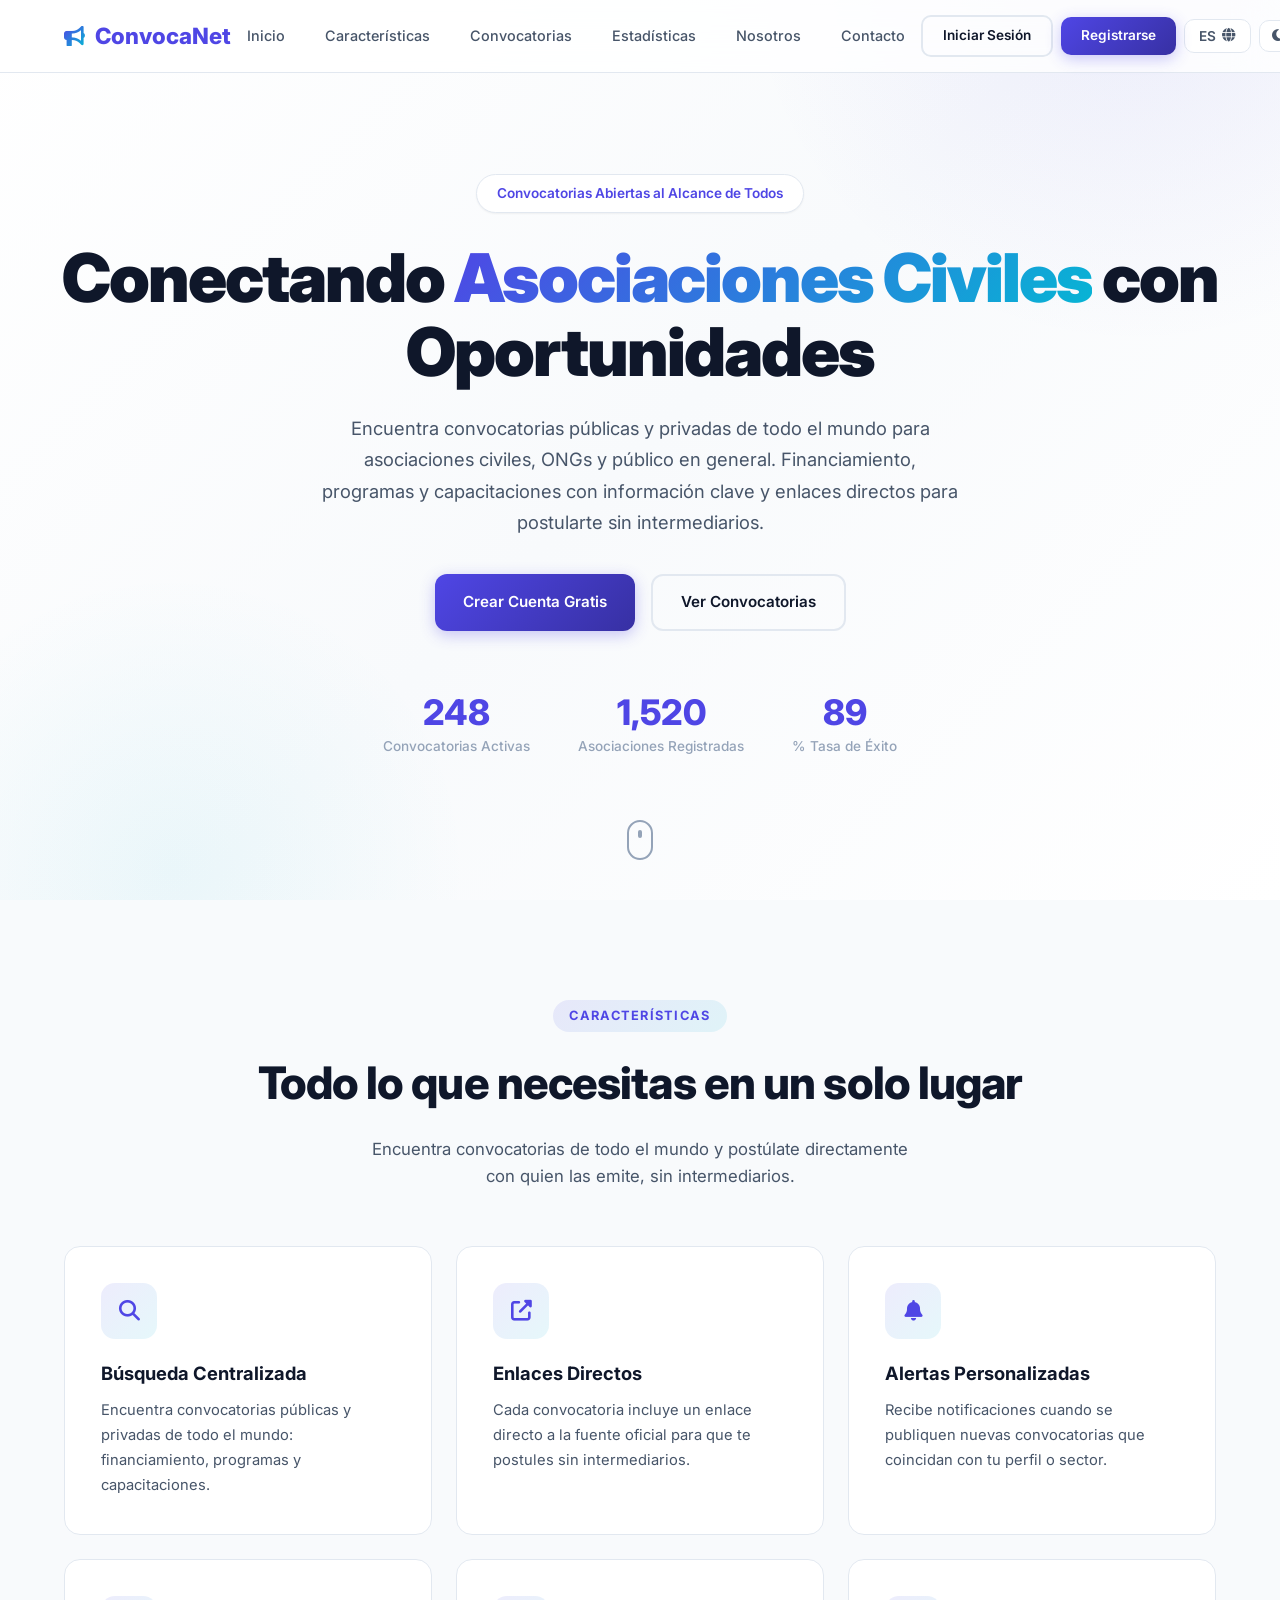
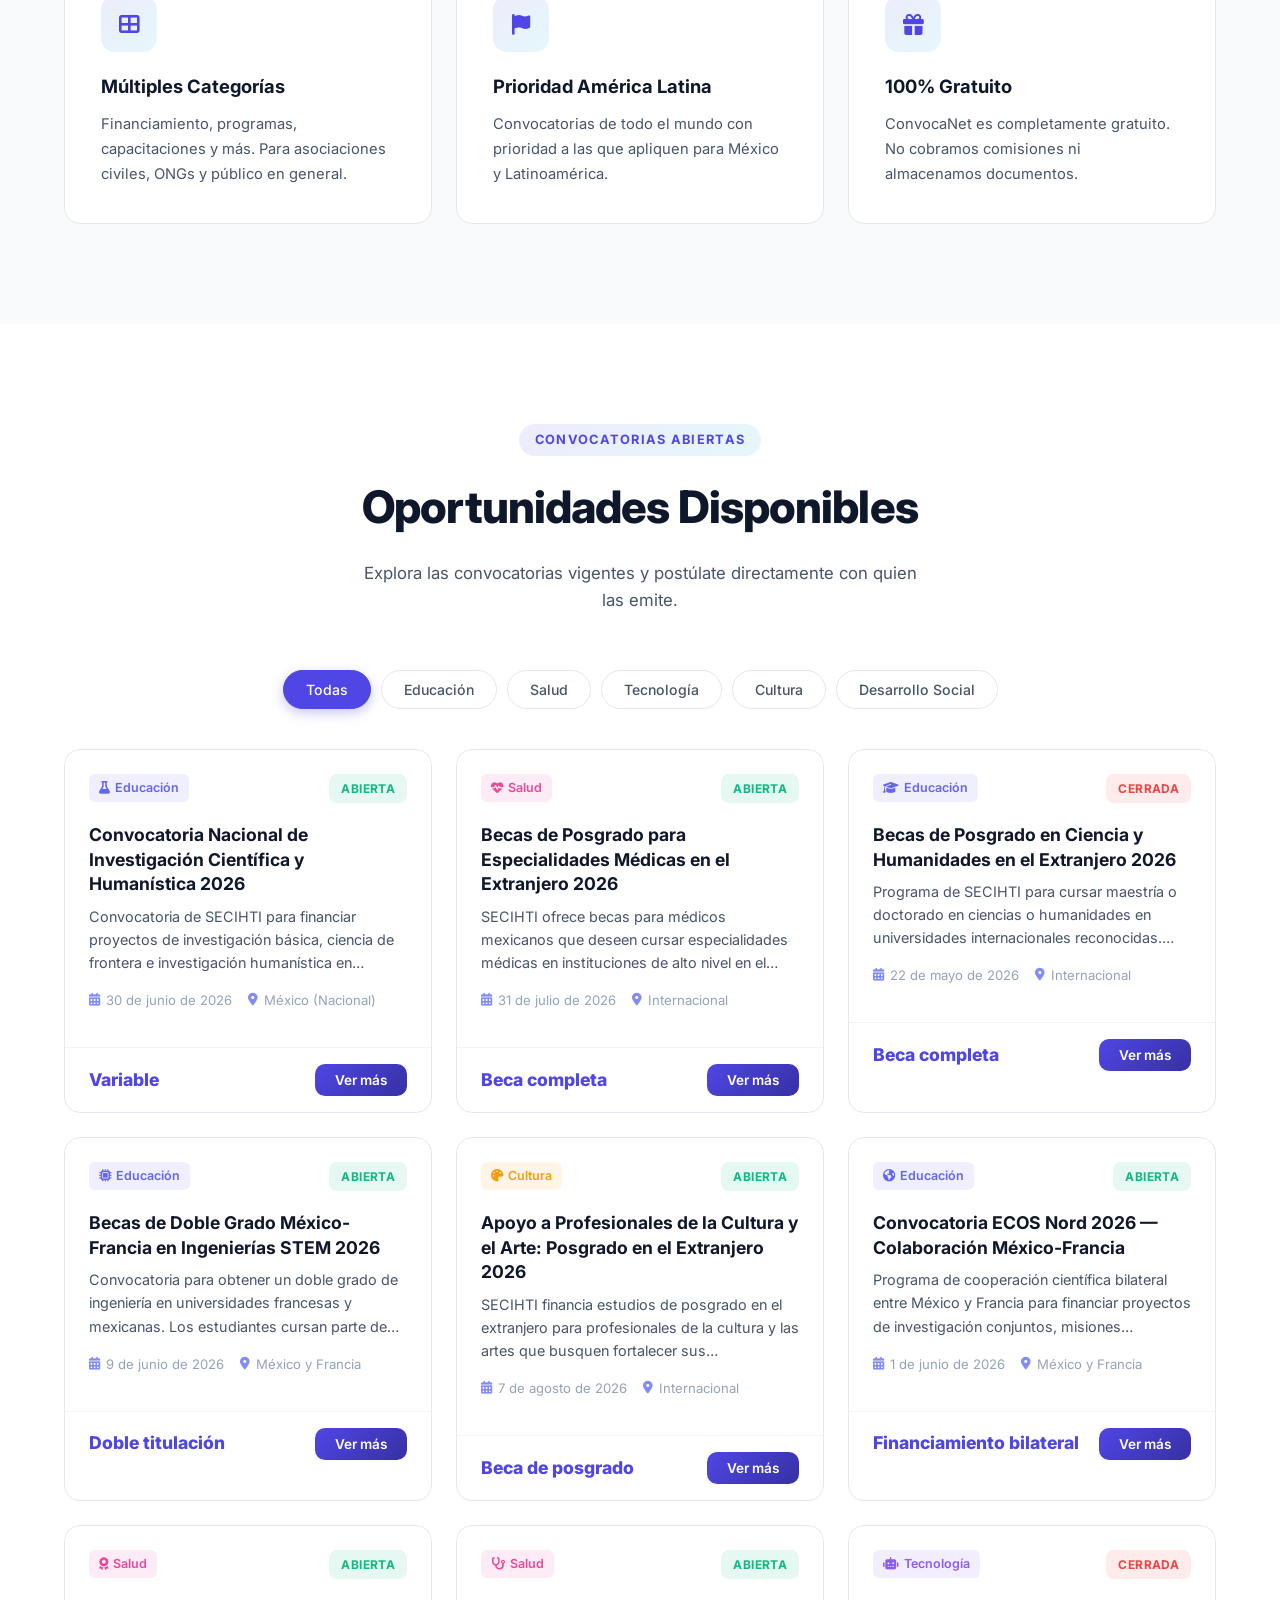
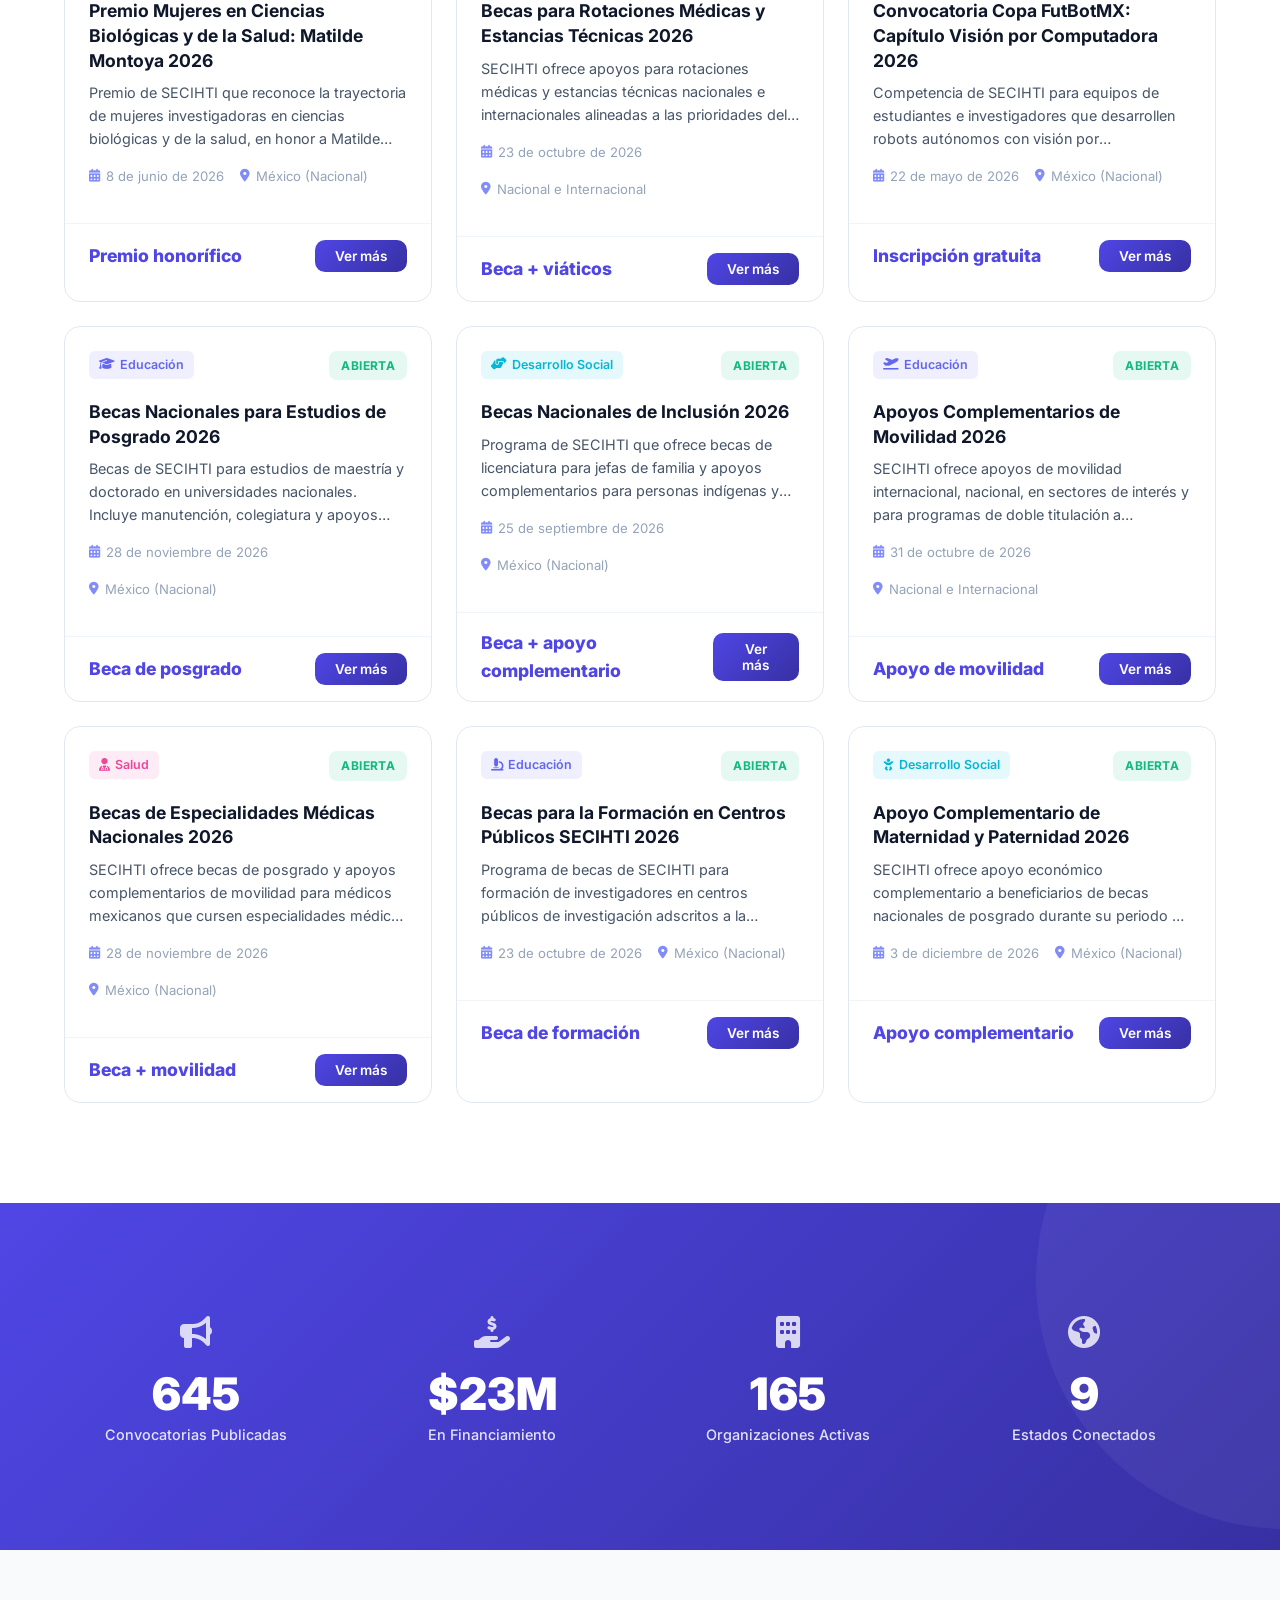
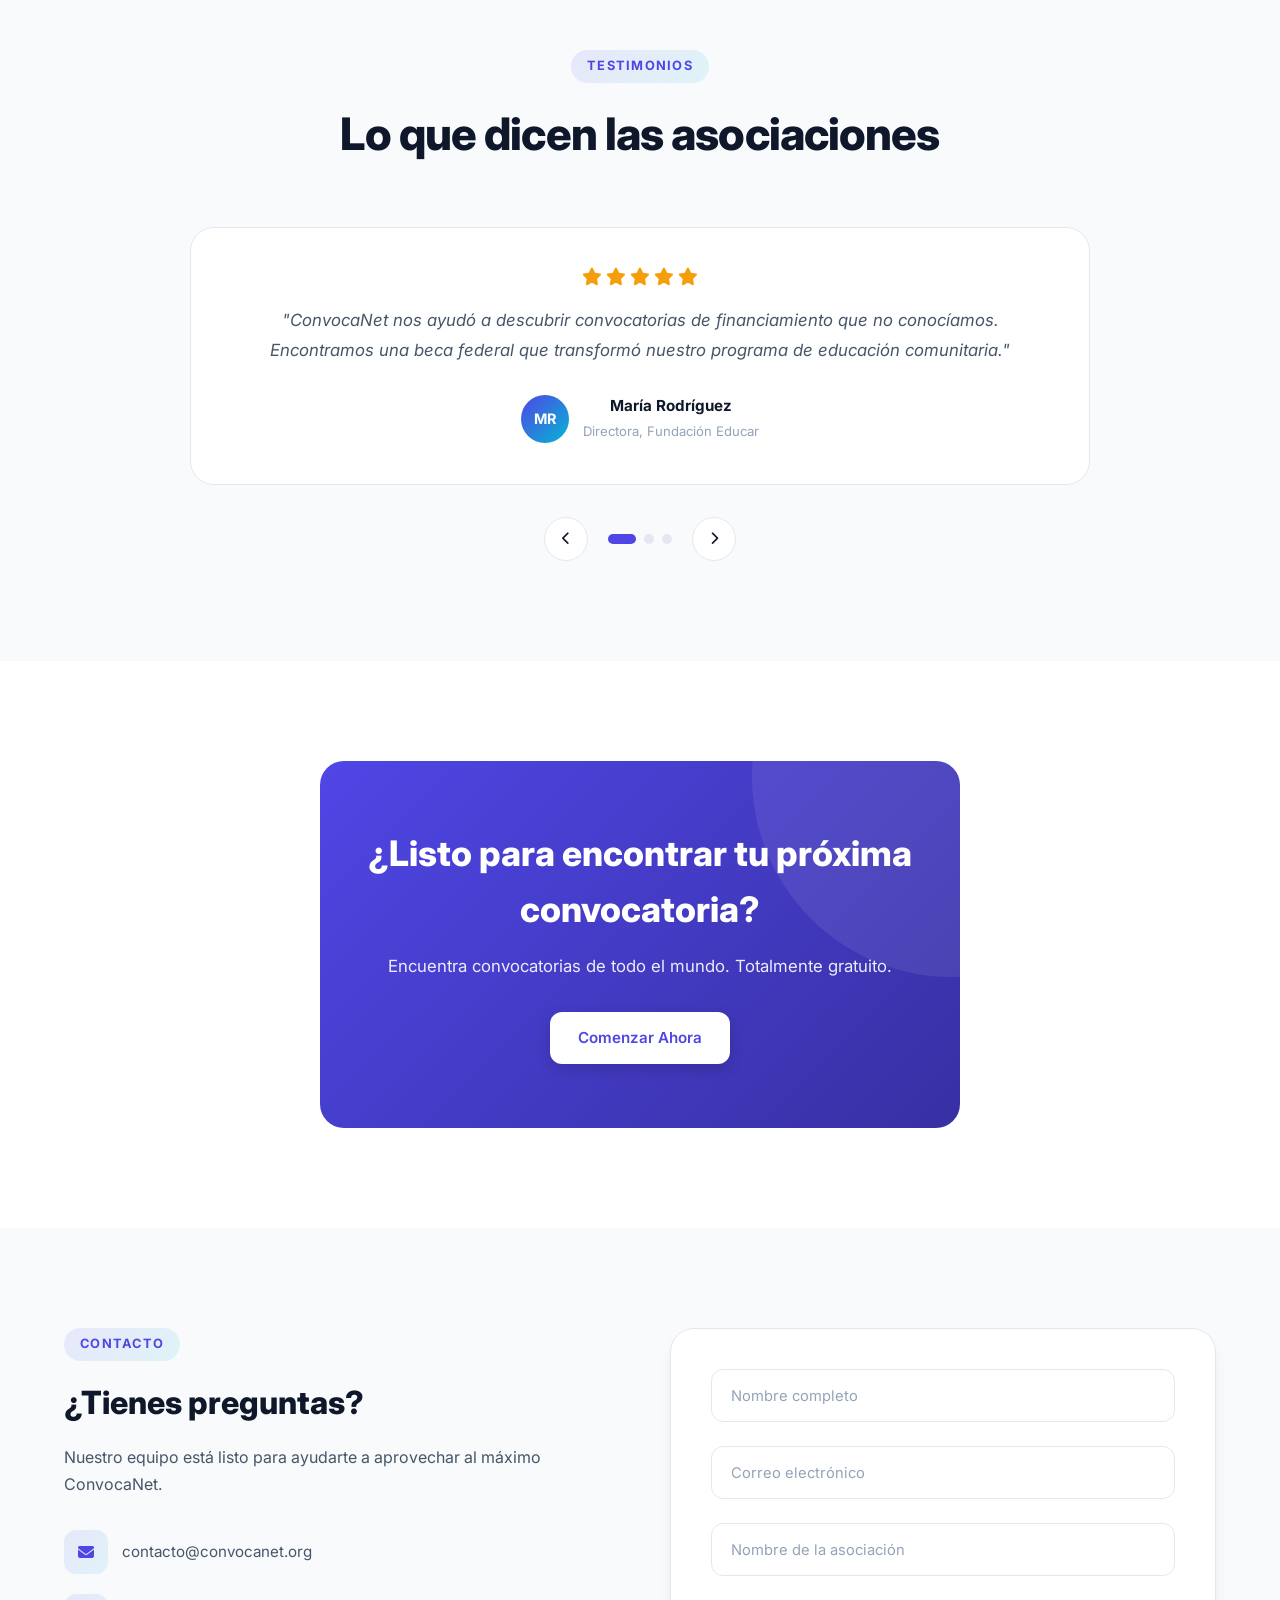
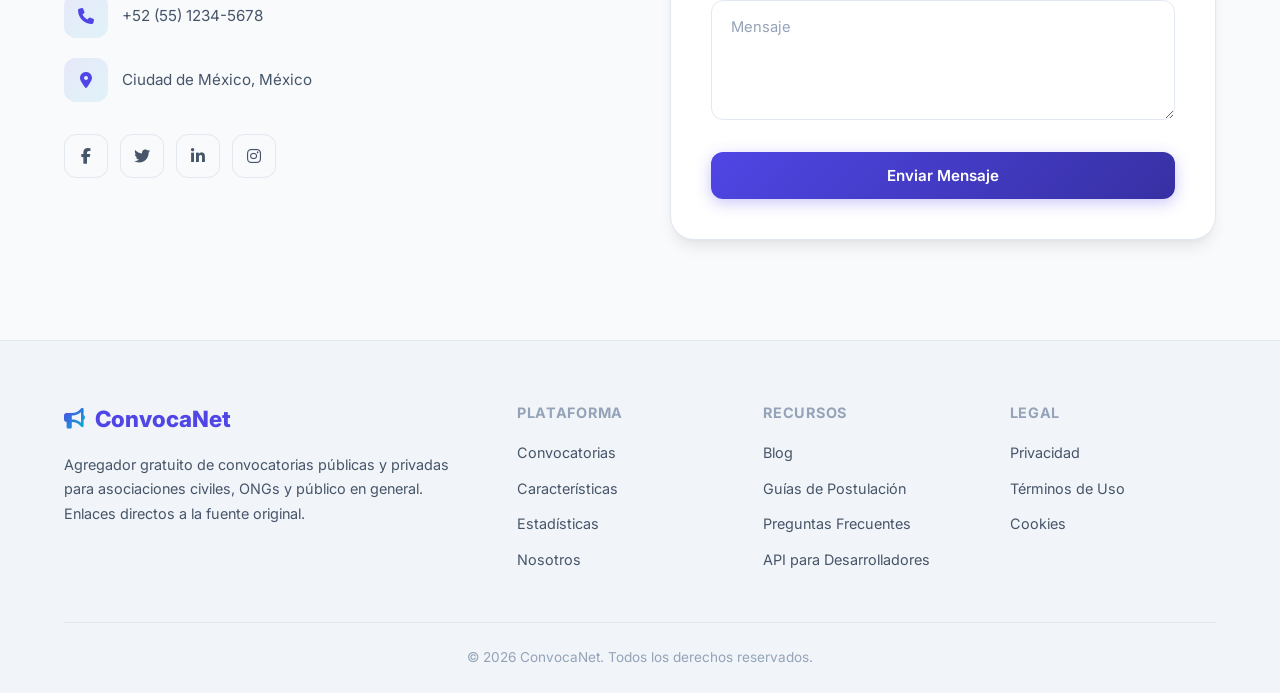
<file: index.html>
<!DOCTYPE html>
<html lang="es" data-theme="light">
<head>
    <meta charset="UTF-8">
    <meta name="viewport" content="width=device-width, initial-scale=1.0">
    <title>ConvocaNet - Convocatorias Abiertas al Alcance de Todos</title>
    <link rel="stylesheet" href="styles.css">
    <link href="https://fonts.googleapis.com/css2?family=Inter:wght@300;400;500;600;700;800;900&display=swap" rel="stylesheet">
    <link rel="stylesheet" href="https://cdnjs.cloudflare.com/ajax/libs/font-awesome/6.5.0/css/all.min.css">
</head>
<body>
    <div class="page-particles" id="particles"></div>
    <!-- Navbar -->
    <nav class="navbar" id="navbar">
        <div class="container nav-container">
            <a href="#" class="logo">
                <i class="fas fa-bullhorn"></i>
                <span>ConvocaNet</span>
            </a>
            <ul class="nav-links" id="navLinks">
                <li><a href="#inicio" data-i18n="nav_inicio">Inicio</a></li>
                <li><a href="#caracteristicas" data-i18n="nav_caracteristicas">Características</a></li>
                <li><a href="#convocatorias" data-i18n="nav_convocatorias">Convocatorias</a></li>
                <li><a href="#estadisticas" data-i18n="nav_estadisticas">Estadísticas</a></li>
                <li><a href="#nosotros" data-i18n="nav_nosotros">Nosotros</a></li>
                <li><a href="#contacto" data-i18n="nav_contacto">Contacto</a></li>
            </ul>
            <div class="nav-controls">
                <a href="convocanet/#/login" class="btn btn-outline btn-sm nav-auth-btn" data-i18n="nav_login">Iniciar Sesión</a>
                <a href="convocanet/#/register" class="btn btn-primary btn-sm nav-auth-btn" data-i18n="nav_register">Registrarse</a>
                <button class="lang-toggle" id="langToggle" title="Cambiar idioma">
                    <span class="lang-label">ES</span>
                    <i class="fas fa-globe"></i>
                </button>
                <button class="theme-toggle" id="themeToggle" title="Cambiar tema">
                    <i class="fas fa-moon" id="themeIcon"></i>
                </button>
                <button class="hamburger" id="hamburger">
                    <span></span>
                    <span></span>
                    <span></span>
                </button>
            </div>
        </div>
    </nav>

    <!-- Hero Section -->
    <section class="hero" id="inicio">
        <div class="container hero-content">
            <div class="hero-badge" data-i18n="hero_badge">Convocatorias Abiertas al Alcance de Todos</div>
            <h1 data-i18n="hero_title">Conectando <span class="gradient-text">Asociaciones Civiles</span> con Oportunidades</h1>
            <p class="hero-subtitle" data-i18n="hero_subtitle">Encuentra convocatorias públicas y privadas de todo el mundo para asociaciones civiles, ONGs y público en general. Financiamiento, programas y capacitaciones con información clave y enlaces directos para postularte sin intermediarios.</p>
            <div class="hero-buttons">
                <a href="convocanet/#/register" class="btn btn-primary" data-i18n="hero_btn_register">Crear Cuenta Gratis</a>
                <a href="#convocatorias" class="btn btn-outline" data-i18n="hero_btn_ver">Ver Convocatorias</a>
            </div>
            <div class="hero-stats">
                <div class="hero-stat">
                    <span class="stat-number" data-count="248">0</span>
                    <span data-i18n="hero_stat_activas">Convocatorias Activas</span>
                </div>
                <div class="hero-stat">
                    <span class="stat-number" data-count="1520">0</span>
                    <span data-i18n="hero_stat_asociaciones">Asociaciones Registradas</span>
                </div>
                <div class="hero-stat">
                    <span class="stat-number" data-count="89">0</span>
                    <span data-i18n="hero_stat_exitos">% Tasa de Éxito</span>
                </div>
            </div>
        </div>
        <div class="scroll-indicator">
            <div class="mouse">
                <div class="wheel"></div>
            </div>
        </div>
    </section>

    <!-- Features Section -->
    <section class="features" id="caracteristicas">
        <div class="container">
            <div class="section-header">
                <span class="section-tag" data-i18n="features_tag">CARACTERÍSTICAS</span>
                <h2 data-i18n="features_title">Todo lo que necesitas en un solo lugar</h2>
                <p data-i18n="features_subtitle">Encuentra convocatorias de todo el mundo y postúlate directamente con quien las emite, sin intermediarios.</p>
            </div>
            <div class="features-grid">
                <div class="feature-card" data-aos="fade-up">
                    <div class="feature-icon">
                        <i class="fas fa-search"></i>
                    </div>
                    <h3 data-i18n="feature1_title">Búsqueda Centralizada</h3>
                    <p data-i18n="feature1_desc">Encuentra convocatorias públicas y privadas de todo el mundo: financiamiento, programas y capacitaciones.</p>
                </div>
                <div class="feature-card" data-aos="fade-up" data-aos-delay="100">
                    <div class="feature-icon">
                        <i class="fas fa-external-link-alt"></i>
                    </div>
                    <h3 data-i18n="feature2_title">Enlaces Directos</h3>
                    <p data-i18n="feature2_desc">Cada convocatoria incluye un enlace directo a la fuente oficial para que te postules sin intermediarios.</p>
                </div>
                <div class="feature-card" data-aos="fade-up" data-aos-delay="200">
                    <div class="feature-icon">
                        <i class="fas fa-bell"></i>
                    </div>
                    <h3 data-i18n="feature3_title">Alertas Personalizadas</h3>
                    <p data-i18n="feature3_desc">Recibe notificaciones cuando se publiquen nuevas convocatorias que coincidan con tu perfil o sector.</p>
                </div>
                <div class="feature-card" data-aos="fade-up" data-aos-delay="300">
                    <div class="feature-icon">
                        <i class="fas fa-th-large"></i>
                    </div>
                    <h3 data-i18n="feature4_title">Múltiples Categorías</h3>
                    <p data-i18n="feature4_desc">Financiamiento, programas, capacitaciones y más. Para asociaciones civiles, ONGs y público en general.</p>
                </div>
                <div class="feature-card" data-aos="fade-up" data-aos-delay="400">
                    <div class="feature-icon">
                        <i class="fas fa-flag"></i>
                    </div>
                    <h3 data-i18n="feature5_title">Prioridad América Latina</h3>
                    <p data-i18n="feature5_desc">Convocatorias de todo el mundo con prioridad a las que apliquen para México y Latinoamérica.</p>
                </div>
                <div class="feature-card" data-aos="fade-up" data-aos-delay="500">
                    <div class="feature-icon">
                        <i class="fas fa-gift"></i>
                    </div>
                    <h3 data-i18n="feature6_title">100% Gratuito</h3>
                    <p data-i18n="feature6_desc">ConvocaNet es completamente gratuito. No cobramos comisiones ni almacenamos documentos.</p>
                </div>
            </div>
        </div>
    </section>

    <!-- Convocatorias Section -->
    <section class="convocatorias" id="convocatorias">
        <div class="container">
            <div class="section-header">
                <span class="section-tag" data-i18n="conv_tag">CONVOCATORIAS ABIERTAS</span>
                <h2 data-i18n="conv_title">Oportunidades Disponibles</h2>
                <p data-i18n="conv_subtitle">Explora las convocatorias vigentes y postúlate directamente con quien las emite.</p>
            </div>
            <div class="conv-filters">
                <button class="filter-btn active" data-filter="todas" data-i18n="filter_todas">Todas</button>
                <button class="filter-btn" data-filter="educacion" data-i18n="filter_edu">Educación</button>
                <button class="filter-btn" data-filter="salud" data-i18n="filter_salud">Salud</button>
                <button class="filter-btn" data-filter="tecnologia" data-i18n="filter_tecnologia">Tecnología</button>
                <button class="filter-btn" data-filter="cultura" data-i18n="filter_cultura">Cultura</button>
                <button class="filter-btn" data-filter="social" data-i18n="filter_social">Desarrollo Social</button>
            </div>
            <div class="conv-grid" id="convGrid">
                <!-- Cards will be injected by JS -->
            </div>
        </div>
    </section>

    <!-- Stats Section -->
    <section class="stats" id="estadisticas">
        <div class="container">
            <div class="stats-grid">
                <div class="stat-card">
                    <div class="stat-icon"><i class="fas fa-bullhorn"></i></div>
                    <div class="stat-value" data-count="1250">0</div>
                    <div class="stat-label" data-i18n="stats_publicadas">Convocatorias Publicadas</div>
                </div>
                <div class="stat-card">
                    <div class="stat-icon"><i class="fas fa-hand-holding-usd"></i></div>
                    <div class="stat-value">$<span data-count="45">0</span>M</div>
                    <div class="stat-label" data-i18n="stats_financiamiento">En Financiamiento</div>
                </div>
                <div class="stat-card">
                    <div class="stat-icon"><i class="fas fa-building"></i></div>
                    <div class="stat-value" data-count="320">0</div>
                    <div class="stat-label" data-i18n="stats_organizaciones">Organizaciones Activas</div>
                </div>
                <div class="stat-card">
                    <div class="stat-icon"><i class="fas fa-globe-americas"></i></div>
                    <div class="stat-value" data-count="18">0</div>
                    <div class="stat-label" data-i18n="stats_estados">Estados Conectados</div>
                </div>
            </div>
        </div>
    </section>

    <!-- Testimonials -->
    <section class="testimonials" id="nosotros">
        <div class="container">
            <div class="section-header">
                <span class="section-tag" data-i18n="test_tag">TESTIMONIOS</span>
                <h2 data-i18n="test_title">Lo que dicen las asociaciones</h2>
            </div>
            <div class="testimonial-carousel">
                <div class="testimonial-track" id="testimonialTrack">
                    <div class="testimonial-card">
                        <div class="testimonial-stars">
                            <i class="fas fa-star"></i><i class="fas fa-star"></i><i class="fas fa-star"></i><i class="fas fa-star"></i><i class="fas fa-star"></i>
                        </div>
                        <p data-i18n="test1_text">"ConvocaNet nos ayudó a descubrir convocatorias de financiamiento que no conocíamos. Encontramos una beca federal que transformó nuestro programa de educación comunitaria."</p>
                        <div class="testimonial-author">
                            <div class="author-avatar">MR</div>
                            <div>
                                <strong>María Rodríguez</strong>
                                <span data-i18n="test1_role">Directora, Fundación Educar</span>
                            </div>
                        </div>
                    </div>
                    <div class="testimonial-card">
                        <div class="testimonial-stars">
                            <i class="fas fa-star"></i><i class="fas fa-star"></i><i class="fas fa-star"></i><i class="fas fa-star"></i><i class="fas fa-star"></i>
                        </div>
                        <p data-i18n="test2_text">"Gracias a las alertas nunca nos perdemos una convocatoria nueva. Es una herramienta gratuita que toda asociación civil debería usar."</p>
                        <div class="testimonial-author">
                            <div class="author-avatar">CL</div>
                            <div>
                                <strong>Carlos López</strong>
                                <span data-i18n="test2_role">Coordinador, EcoVerde A.C.</span>
                            </div>
                        </div>
                    </div>
                    <div class="testimonial-card">
                        <div class="testimonial-stars">
                            <i class="fas fa-star"></i><i class="fas fa-star"></i><i class="fas fa-star"></i><i class="fas fa-star"></i><i class="fas fa-star-half-alt"></i>
                        </div>
                        <p data-i18n="test3_text">"Lo mejor es que te da el enlace directo a la convocatoria oficial. No hay intermediarios, te postulas directamente con quien la emite. Totalmente transparente."</p>
                        <div class="testimonial-author">
                            <div class="author-avatar">AP</div>
                            <div>
                                <strong>Ana Patricia Sánchez</strong>
                                <span data-i18n="test3_role">Presidenta, Manos Unidas A.C.</span>
                            </div>
                        </div>
                    </div>
                </div>
                <div class="carousel-controls">
                    <button class="carousel-btn" id="prevBtn"><i class="fas fa-chevron-left"></i></button>
                    <div class="carousel-dots" id="carouselDots"></div>
                    <button class="carousel-btn" id="nextBtn"><i class="fas fa-chevron-right"></i></button>
                </div>
            </div>
        </div>
    </section>

    <!-- CTA Section -->
    <section class="cta">
        <div class="container">
            <div class="cta-content">
                <h2 data-i18n="cta_title">¿Listo para encontrar tu próxima convocatoria?</h2>
                <p data-i18n="cta_subtitle">Encuentra convocatorias de todo el mundo. Totalmente gratuito.</p>
                <a href="convocanet/#/register" class="btn btn-white" data-i18n="cta_btn">Comenzar Ahora</a>
            </div>
        </div>
    </section>

    <!-- Contact Section -->
    <section class="contact" id="contacto">
        <div class="container">
            <div class="contact-wrapper">
                <div class="contact-info">
                    <span class="section-tag" data-i18n="contact_tag">CONTACTO</span>
                    <h2 data-i18n="contact_title">¿Tienes preguntas?</h2>
                    <p data-i18n="contact_subtitle">Nuestro equipo está listo para ayudarte a aprovechar al máximo ConvocaNet.</p>
                    <div class="contact-details">
                        <div class="contact-item">
                            <i class="fas fa-envelope"></i>
                            <span>contacto@convocanet.org</span>
                        </div>
                        <div class="contact-item">
                            <i class="fas fa-phone"></i>
                            <span>+52 (55) 1234-5678</span>
                        </div>
                        <div class="contact-item">
                            <i class="fas fa-map-marker-alt"></i>
                            <span data-i18n="contact_dir">Ciudad de México, México</span>
                        </div>
                    </div>
                    <div class="social-links">
                        <a href="#"><i class="fab fa-facebook-f"></i></a>
                        <a href="#"><i class="fab fa-twitter"></i></a>
                        <a href="#"><i class="fab fa-linkedin-in"></i></a>
                        <a href="#"><i class="fab fa-instagram"></i></a>
                    </div>
                </div>
                <form class="contact-form" id="contactForm">
                    <div class="form-group">
                        <input type="text" id="name" required placeholder=" ">
                        <label for="name" data-i18n="form_nombre">Nombre completo</label>
                    </div>
                    <div class="form-group">
                        <input type="email" id="email" required placeholder=" ">
                        <label for="email" data-i18n="form_email">Correo electrónico</label>
                    </div>
                    <div class="form-group">
                        <input type="text" id="org" required placeholder=" ">
                        <label for="org" data-i18n="form_org">Nombre de la asociación</label>
                    </div>
                    <div class="form-group">
                        <textarea id="message" rows="4" required placeholder=" "></textarea>
                        <label for="message" data-i18n="form_msg">Mensaje</label>
                    </div>
                    <button type="submit" class="btn btn-primary btn-full" data-i18n="form_btn">Enviar Mensaje</button>
                </form>
            </div>
        </div>
    </section>

    <!-- Footer -->
    <footer class="footer">
        <div class="container">
            <div class="footer-grid">
                <div class="footer-brand">
                    <a href="#" class="logo">
                        <i class="fas fa-bullhorn"></i>
                        <span>ConvocaNet</span>
                    </a>
                    <p data-i18n="footer_desc">Agregador gratuito de convocatorias públicas y privadas para asociaciones civiles, ONGs y público en general. Enlaces directos a la fuente original.</p>
                </div>
                <div class="footer-links">
                    <h4 data-i18n="footer_plataforma">Plataforma</h4>
                    <ul>
                        <li><a href="#convocatorias" data-i18n="footer_conv">Convocatorias</a></li>
                        <li><a href="#caracteristicas" data-i18n="footer_feat">Características</a></li>
                        <li><a href="#estadisticas" data-i18n="footer_stats">Estadísticas</a></li>
                        <li><a href="#nosotros" data-i18n="footer_nosotros">Nosotros</a></li>
                    </ul>
                </div>
                <div class="footer-links">
                    <h4 data-i18n="footer_recursos">Recursos</h4>
                    <ul>
                        <li><a href="#" data-i18n="footer_blog">Blog</a></li>
                        <li><a href="#" data-i18n="footer_guia">Guías de Postulación</a></li>
                        <li><a href="#" data-i18n="footer_faq">Preguntas Frecuentes</a></li>
                        <li><a href="#" data-i18n="footer_api">API para Desarrolladores</a></li>
                    </ul>
                </div>
                <div class="footer-links">
                    <h4 data-i18n="footer_legal">Legal</h4>
                    <ul>
                        <li><a href="#" data-i18n="footer_priv">Privacidad</a></li>
                        <li><a href="#" data-i18n="footer_terms">Términos de Uso</a></li>
                        <li><a href="#" data-i18n="footer_cookies">Cookies</a></li>
                    </ul>
                </div>
            </div>
            <div class="footer-bottom">
                <p data-i18n="footer_copy">&copy; 2026 ConvocaNet. Todos los derechos reservados.</p>
            </div>
        </div>
    </footer>

    <!-- Modal -->
    <div class="modal-overlay" id="modalOverlay">
        <div class="modal" id="modal">
            <button class="modal-close" id="modalClose"><i class="fas fa-times"></i></button>
            <div class="modal-body" id="modalBody"></div>
        </div>
    </div>

    <!-- Toast -->
    <div class="toast" id="toast">
        <i class="fas fa-check-circle"></i>
        <span id="toastMsg"></span>
    </div>

    <script src="script.js"></script>
</body>
</html>
</file>
<file: styles.css>
/* ===== CSS Variables ===== */
:root {
    --primary: #4f46e5;
    --primary-light: #818cf8;
    --primary-dark: #3730a3;
    --accent: #06b6d4;
    --accent-light: #67e8f9;
    --success: #10b981;
    --warning: #f59e0b;
    --danger: #ef4444;

    --bg: #ffffff;
    --bg-secondary: #f8fafc;
    --bg-tertiary: #f1f5f9;
    --surface: #ffffff;
    --surface-hover: #f8fafc;
    --text: #0f172a;
    --text-secondary: #475569;
    --text-muted: #94a3b8;
    --border: #e2e8f0;
    --border-light: #f1f5f9;
    --shadow-sm: 0 1px 2px rgba(0,0,0,0.05);
    --shadow: 0 4px 6px -1px rgba(0,0,0,0.07), 0 2px 4px -2px rgba(0,0,0,0.05);
    --shadow-lg: 0 10px 15px -3px rgba(0,0,0,0.08), 0 4px 6px -4px rgba(0,0,0,0.05);
    --shadow-xl: 0 20px 25px -5px rgba(0,0,0,0.1), 0 8px 10px -6px rgba(0,0,0,0.05);
    --radius: 12px;
    --radius-lg: 16px;
    --radius-xl: 24px;
    --transition: 0.3s cubic-bezier(0.4, 0, 0.2, 1);
}

[data-theme="dark"] {
    --bg: #0f172a;
    --bg-secondary: #1e293b;
    --bg-tertiary: #1e293b;
    --surface: #1e293b;
    --surface-hover: #334155;
    --text: #f1f5f9;
    --text-secondary: #cbd5e1;
    --text-muted: #64748b;
    --border: #334155;
    --border-light: #1e293b;
    --shadow-sm: 0 1px 2px rgba(0,0,0,0.3);
    --shadow: 0 4px 6px -1px rgba(0,0,0,0.4), 0 2px 4px -2px rgba(0,0,0,0.3);
    --shadow-lg: 0 10px 15px -3px rgba(0,0,0,0.5), 0 4px 6px -4px rgba(0,0,0,0.4);
    --shadow-xl: 0 20px 25px -5px rgba(0,0,0,0.6), 0 8px 10px -6px rgba(0,0,0,0.5);
}

/* ===== Reset & Base ===== */
*, *::before, *::after {
    margin: 0;
    padding: 0;
    box-sizing: border-box;
}

html {
    scroll-behavior: smooth;
    scroll-padding-top: 80px;
}

body {
    font-family: 'Inter', -apple-system, BlinkMacSystemFont, sans-serif;
    background: var(--bg);
    color: var(--text);
    line-height: 1.6;
    transition: background var(--transition), color var(--transition);
    overflow-x: hidden;
}

.container {
    max-width: 1200px;
    margin: 0 auto;
    padding: 0 24px;
}

a {
    text-decoration: none;
    color: inherit;
}

/* ===== Navbar ===== */
.navbar {
    position: fixed;
    top: 0;
    left: 0;
    right: 0;
    z-index: 1000;
    background: rgba(255,255,255,0.8);
    backdrop-filter: blur(20px);
    -webkit-backdrop-filter: blur(20px);
    border-bottom: 1px solid var(--border);
    transition: all var(--transition);
}

[data-theme="dark"] .navbar {
    background: rgba(15,23,42,0.85);
}

.navbar.scrolled {
    box-shadow: var(--shadow);
}

.nav-container {
    display: flex;
    align-items: center;
    justify-content: space-between;
    height: 72px;
}

.logo {
    display: flex;
    align-items: center;
    gap: 10px;
    font-weight: 800;
    font-size: 1.4rem;
    color: var(--primary);
}

.logo i {
    font-size: 1.3rem;
    background: linear-gradient(135deg, var(--primary), var(--accent));
    -webkit-background-clip: text;
    -webkit-text-fill-color: transparent;
    background-clip: text;
}

.nav-links {
    display: flex;
    list-style: none;
    gap: 8px;
}

.nav-links a {
    padding: 8px 16px;
    border-radius: 8px;
    font-size: 0.9rem;
    font-weight: 500;
    color: var(--text-secondary);
    transition: all var(--transition);
}

.nav-links a:hover {
    color: var(--primary);
    background: var(--bg-tertiary);
}

.nav-controls {
    display: flex;
    align-items: center;
    gap: 8px;
}

.lang-toggle, .theme-toggle {
    display: flex;
    align-items: center;
    gap: 6px;
    padding: 8px 14px;
    border: 1px solid var(--border);
    border-radius: 10px;
    background: var(--surface);
    color: var(--text-secondary);
    cursor: pointer;
    font-size: 0.85rem;
    font-weight: 600;
    transition: all var(--transition);
    font-family: inherit;
}

.lang-toggle:hover, .theme-toggle:hover {
    border-color: var(--primary);
    color: var(--primary);
    background: var(--bg-tertiary);
}

.theme-toggle {
    padding: 8px 12px;
}

.hamburger {
    display: none;
    flex-direction: column;
    gap: 5px;
    background: none;
    border: none;
    cursor: pointer;
    padding: 4px;
}

.hamburger span {
    display: block;
    width: 24px;
    height: 2px;
    background: var(--text);
    border-radius: 2px;
    transition: all var(--transition);
}

.hamburger.active span:nth-child(1) {
    transform: rotate(45deg) translate(5px, 5px);
}

.hamburger.active span:nth-child(2) {
    opacity: 0;
}

.hamburger.active span:nth-child(3) {
    transform: rotate(-45deg) translate(5px, -5px);
}

/* ===== Buttons ===== */
.btn {
    display: inline-flex;
    align-items: center;
    justify-content: center;
    gap: 8px;
    padding: 14px 28px;
    border-radius: 12px;
    font-size: 0.95rem;
    font-weight: 600;
    cursor: pointer;
    transition: all var(--transition);
    border: none;
    font-family: inherit;
    position: relative;
    overflow: hidden;
}

.btn-primary {
    background: linear-gradient(135deg, var(--primary), var(--primary-dark));
    color: white;
    box-shadow: 0 4px 15px rgba(79,70,229,0.3);
}

.btn-primary:hover {
    transform: translateY(-2px);
    box-shadow: 0 8px 25px rgba(79,70,229,0.4);
}

.btn-outline {
    background: transparent;
    color: var(--text);
    border: 2px solid var(--border);
}

.btn-outline:hover {
    border-color: var(--primary);
    color: var(--primary);
    background: var(--bg-tertiary);
}

.btn-sm {
    padding: 8px 20px;
    font-size: 0.85rem;
    border-radius: 10px;
}

.nav-auth-btn {
    text-decoration: none;
    white-space: nowrap;
}

.btn-white {
    background: white;
    color: var(--primary);
    box-shadow: 0 4px 15px rgba(0,0,0,0.15);
}

.btn-white:hover {
    transform: translateY(-2px);
    box-shadow: 0 8px 25px rgba(0,0,0,0.2);
}

.btn-full {
    width: 100%;
}

/* ===== Hero Section ===== */
.hero {
    min-height: 100vh;
    display: flex;
    align-items: center;
    justify-content: center;
    position: relative;
    overflow-x: hidden;
    background: linear-gradient(135deg, var(--bg) 0%, var(--bg-secondary) 50%, var(--bg) 100%);
    padding-top: 72px;
}

.hero::before {
    content: '';
    position: absolute;
    top: -50%;
    right: -20%;
    width: 800px;
    height: 800px;
    background: radial-gradient(circle, rgba(79,70,229,0.08) 0%, transparent 70%);
    border-radius: 50%;
    animation: float 20s ease-in-out infinite;
    pointer-events: none;
}

.hero::after {
    content: '';
    position: absolute;
    bottom: -30%;
    left: -10%;
    width: 600px;
    height: 600px;
    background: radial-gradient(circle, rgba(6,182,212,0.06) 0%, transparent 70%);
    border-radius: 50%;
    animation: float 25s ease-in-out infinite reverse;
    pointer-events: none;
}

[data-theme="dark"] .hero::before {
    background: radial-gradient(circle, rgba(79,70,229,0.15) 0%, transparent 70%);
}

[data-theme="dark"] .hero::after {
    background: radial-gradient(circle, rgba(6,182,212,0.1) 0%, transparent 70%);
}

@keyframes float {
    0%, 100% { transform: translate(0, 0) rotate(0deg); }
    33% { transform: translate(30px, -30px) rotate(5deg); }
    66% { transform: translate(-20px, 20px) rotate(-3deg); }
}

.page-particles {
    position: fixed;
    inset: 0;
    overflow: hidden;
    pointer-events: none;
    z-index: 0;
}

.particle {
    position: absolute;
    width: 6px;
    height: 6px;
    background: var(--primary-light);
    border-radius: 50%;
    opacity: 0.2;
    animation: particleFloat linear infinite;
}

@keyframes particleFloat {
    0% { transform: translateY(100vh) rotate(0deg); opacity: 0; }
    10% { opacity: 0.2; }
    90% { opacity: 0.2; }
    100% { transform: translateY(-100px) rotate(720deg); opacity: 0; }
}

.hero-content {
    text-align: center;
    position: relative;
    z-index: 1;
    padding: 80px 0 120px;
}

.hero-badge {
    display: inline-flex;
    align-items: center;
    gap: 8px;
    padding: 8px 20px;
    background: var(--surface);
    border: 1px solid var(--border);
    border-radius: 50px;
    font-size: 0.85rem;
    font-weight: 600;
    color: var(--primary);
    margin-bottom: 28px;
    box-shadow: var(--shadow-sm);
    animation: fadeInDown 0.8s ease;
}

.hero h1 {
    font-size: clamp(2.5rem, 6vw, 4.2rem);
    font-weight: 900;
    line-height: 1.1;
    margin-bottom: 24px;
    letter-spacing: -0.03em;
    animation: fadeInUp 0.8s ease 0.1s both;
}

.gradient-text {
    background: linear-gradient(135deg, var(--primary), var(--accent));
    -webkit-background-clip: text;
    -webkit-text-fill-color: transparent;
    background-clip: text;
}

.hero-subtitle {
    font-size: 1.15rem;
    color: var(--text-secondary);
    max-width: 640px;
    margin: 0 auto 36px;
    line-height: 1.7;
    animation: fadeInUp 0.8s ease 0.2s both;
}

.hero-buttons {
    display: flex;
    gap: 16px;
    justify-content: center;
    flex-wrap: wrap;
    margin-bottom: 60px;
    animation: fadeInUp 0.8s ease 0.3s both;
}

.hero-stats {
    display: flex;
    gap: 48px;
    justify-content: center;
    flex-wrap: wrap;
    animation: fadeInUp 0.8s ease 0.4s both;
}

.hero-stat {
    text-align: center;
}

.hero-stat .stat-number {
    display: block;
    font-size: 2.2rem;
    font-weight: 800;
    color: var(--primary);
    line-height: 1.2;
}

.hero-stat span:last-child {
    font-size: 0.85rem;
    color: var(--text-muted);
    font-weight: 500;
}

.scroll-indicator {
    position: absolute;
    bottom: 40px;
    left: 50%;
    transform: translateX(-50%);
    animation: fadeIn 1s ease 1s both;
}

.mouse {
    width: 26px;
    height: 40px;
    border: 2px solid var(--text-muted);
    border-radius: 13px;
    display: flex;
    justify-content: center;
    padding-top: 8px;
}

.wheel {
    width: 4px;
    height: 8px;
    background: var(--text-muted);
    border-radius: 2px;
    animation: scroll 2s ease-in-out infinite;
}

@keyframes scroll {
    0% { transform: translateY(0); opacity: 1; }
    100% { transform: translateY(12px); opacity: 0; }
}

@keyframes fadeInUp {
    from { opacity: 0; transform: translateY(30px); }
    to { opacity: 1; transform: translateY(0); }
}

@keyframes fadeInDown {
    from { opacity: 0; transform: translateY(-20px); }
    to { opacity: 1; transform: translateY(0); }
}

@keyframes fadeIn {
    from { opacity: 0; }
    to { opacity: 1; }
}

/* ===== Section Headers ===== */
.section-header {
    text-align: center;
    margin-bottom: 56px;
}

.section-tag {
    display: inline-block;
    padding: 6px 16px;
    background: linear-gradient(135deg, rgba(79,70,229,0.1), rgba(6,182,212,0.1));
    color: var(--primary);
    border-radius: 50px;
    font-size: 0.8rem;
    font-weight: 700;
    letter-spacing: 0.1em;
    margin-bottom: 16px;
}

[data-theme="dark"] .section-tag {
    background: linear-gradient(135deg, rgba(79,70,229,0.2), rgba(6,182,212,0.2));
}

.section-header h2 {
    font-size: clamp(1.8rem, 4vw, 2.8rem);
    font-weight: 800;
    letter-spacing: -0.02em;
    margin-bottom: 16px;
}

.section-header p {
    font-size: 1.05rem;
    color: var(--text-secondary);
    max-width: 560px;
    margin: 0 auto;
}

/* ===== Features ===== */
.features {
    padding: 100px 0;
    background: var(--bg-secondary);
}

.features-grid {
    display: grid;
    grid-template-columns: repeat(auto-fit, minmax(320px, 1fr));
    gap: 24px;
}

.feature-card {
    background: var(--surface);
    padding: 36px;
    border-radius: var(--radius-lg);
    border: 1px solid var(--border);
    transition: all var(--transition);
    position: relative;
    overflow: hidden;
}

.feature-card::before {
    content: '';
    position: absolute;
    top: 0;
    left: 0;
    right: 0;
    height: 3px;
    background: linear-gradient(90deg, var(--primary), var(--accent));
    transform: scaleX(0);
    transition: transform var(--transition);
}

.feature-card:hover {
    transform: translateY(-4px);
    box-shadow: var(--shadow-lg);
    border-color: transparent;
}

.feature-card:hover::before {
    transform: scaleX(1);
}

.feature-icon {
    width: 56px;
    height: 56px;
    border-radius: 14px;
    background: linear-gradient(135deg, rgba(79,70,229,0.1), rgba(6,182,212,0.1));
    display: flex;
    align-items: center;
    justify-content: center;
    margin-bottom: 20px;
    font-size: 1.3rem;
    color: var(--primary);
    transition: all var(--transition);
}

[data-theme="dark"] .feature-icon {
    background: linear-gradient(135deg, rgba(79,70,229,0.2), rgba(6,182,212,0.2));
}

.feature-card:hover .feature-icon {
    background: linear-gradient(135deg, var(--primary), var(--accent));
    color: white;
    transform: scale(1.1);
}

.feature-card h3 {
    font-size: 1.15rem;
    font-weight: 700;
    margin-bottom: 10px;
}

.feature-card p {
    color: var(--text-secondary);
    font-size: 0.92rem;
    line-height: 1.7;
}

/* ===== Convocatorias ===== */
.convocatorias {
    padding: 100px 0;
}

.conv-filters {
    display: flex;
    gap: 10px;
    justify-content: center;
    flex-wrap: wrap;
    margin-bottom: 40px;
}

.filter-btn {
    padding: 10px 22px;
    border: 1px solid var(--border);
    border-radius: 50px;
    background: var(--surface);
    color: var(--text-secondary);
    cursor: pointer;
    font-size: 0.88rem;
    font-weight: 500;
    transition: all var(--transition);
    font-family: inherit;
}

.filter-btn:hover {
    border-color: var(--primary);
    color: var(--primary);
}

.filter-btn.active {
    background: var(--primary);
    color: white;
    border-color: var(--primary);
    box-shadow: 0 4px 12px rgba(79,70,229,0.3);
}

.conv-grid {
    display: grid;
    grid-template-columns: repeat(auto-fill, minmax(350px, 1fr));
    gap: 24px;
}

.conv-card {
    background: var(--surface);
    border: 1px solid var(--border);
    border-radius: var(--radius-lg);
    overflow: hidden;
    transition: all var(--transition);
    cursor: pointer;
    position: relative;
}

.conv-card:hover {
    transform: translateY(-6px);
    box-shadow: var(--shadow-xl);
    border-color: transparent;
}

.conv-card-header {
    padding: 24px 24px 0;
    display: flex;
    justify-content: space-between;
    align-items: flex-start;
    gap: 12px;
}

.conv-badge {
    padding: 5px 12px;
    border-radius: 8px;
    font-size: 0.75rem;
    font-weight: 700;
    letter-spacing: 0.03em;
    text-transform: uppercase;
    white-space: nowrap;
}

.conv-badge.abierta {
    background: rgba(16,185,129,0.1);
    color: var(--success);
}

[data-theme="dark"] .conv-badge.abierta {
    background: rgba(16,185,129,0.15);
}

.conv-badge.proxima {
    background: rgba(245,158,11,0.1);
    color: var(--warning);
}

[data-theme="dark"] .conv-badge.proxima {
    background: rgba(245,158,11,0.15);
}

.conv-badge.cerrada {
    background: rgba(239,68,68,0.1);
    color: #ef4444;
}

[data-theme="dark"] .conv-badge.cerrada {
    background: rgba(239,68,68,0.15);
}

.conv-deadline {
    font-size: 0.8rem;
    color: var(--text-muted);
    display: flex;
    align-items: center;
    gap: 5px;
}

.conv-card-body {
    padding: 20px 24px;
}

.conv-card-body h3 {
    font-size: 1.1rem;
    font-weight: 700;
    margin-bottom: 8px;
    line-height: 1.4;
}

.conv-card-body p {
    font-size: 0.9rem;
    color: var(--text-secondary);
    line-height: 1.6;
    margin-bottom: 16px;
    display: -webkit-box;
    -webkit-line-clamp: 3;
    -webkit-box-orient: vertical;
    overflow: hidden;
}

.conv-meta {
    display: flex;
    gap: 16px;
    flex-wrap: wrap;
    margin-bottom: 16px;
}

.conv-meta-item {
    display: flex;
    align-items: center;
    gap: 6px;
    font-size: 0.82rem;
    color: var(--text-muted);
}

.conv-meta-item i {
    color: var(--primary-light);
    font-size: 0.8rem;
}

.conv-card-footer {
    padding: 16px 24px;
    border-top: 1px solid var(--border-light);
    display: flex;
    justify-content: space-between;
    align-items: center;
}

.conv-amount {
    font-size: 1.1rem;
    font-weight: 800;
    color: var(--primary);
}

.conv-apply {
    padding: 8px 20px;
    background: linear-gradient(135deg, var(--primary), var(--primary-dark));
    color: white;
    border: none;
    border-radius: 10px;
    font-size: 0.85rem;
    font-weight: 600;
    cursor: pointer;
    transition: all var(--transition);
    font-family: inherit;
}

.conv-apply:hover {
    transform: scale(1.05);
    box-shadow: 0 4px 12px rgba(79,70,229,0.3);
}

/* Category Colors */
.conv-category {
    display: inline-flex;
    align-items: center;
    gap: 5px;
    font-size: 0.78rem;
    font-weight: 600;
    padding: 4px 10px;
    border-radius: 6px;
}

.cat-educacion { background: rgba(99,102,241,0.1); color: #6366f1; }
.cat-salud { background: rgba(236,72,153,0.1); color: #ec4899; }
.cat-tecnologia { background: rgba(139,92,246,0.1); color: #8b5cf6; }
.cat-cultura { background: rgba(245,158,11,0.1); color: #f59e0b; }
.cat-social { background: rgba(6,182,212,0.1); color: #06b6d4; }

[data-theme="dark"] .cat-educacion { background: rgba(99,102,241,0.15); }
[data-theme="dark"] .cat-salud { background: rgba(236,72,153,0.15); }
[data-theme="dark"] .cat-tecnologia { background: rgba(139,92,246,0.15); }
[data-theme="dark"] .cat-cultura { background: rgba(245,158,11,0.15); }
[data-theme="dark"] .cat-social { background: rgba(6,182,212,0.15); }

/* ===== Stats ===== */
.stats {
    padding: 80px 0;
    background: linear-gradient(135deg, var(--primary), var(--primary-dark));
    color: white;
    position: relative;
    overflow: hidden;
}

.stats::before {
    content: '';
    position: absolute;
    top: -50%;
    right: -20%;
    width: 500px;
    height: 500px;
    background: rgba(255,255,255,0.05);
    border-radius: 50%;
}

.stats-grid {
    display: grid;
    grid-template-columns: repeat(auto-fit, minmax(200px, 1fr));
    gap: 32px;
    position: relative;
    z-index: 1;
}

.stat-card {
    text-align: center;
    padding: 24px;
}

.stat-icon {
    font-size: 2rem;
    margin-bottom: 12px;
    opacity: 0.8;
}

.stat-value {
    font-size: 2.8rem;
    font-weight: 900;
    margin-bottom: 4px;
    line-height: 1.1;
}

.stat-label {
    font-size: 0.9rem;
    opacity: 0.85;
    font-weight: 500;
}

/* ===== Testimonials ===== */
.testimonials {
    padding: 100px 0;
    background: var(--bg-secondary);
}

.testimonial-carousel {
    max-width: 900px;
    margin: 0 auto;
    overflow: hidden;
    position: relative;
}

.testimonial-track {
    display: flex;
    transition: transform 0.5s cubic-bezier(0.4, 0, 0.2, 1);
}

.testimonial-card {
    min-width: 100%;
    padding: 40px;
    background: var(--surface);
    border: 1px solid var(--border);
    border-radius: var(--radius-xl);
    text-align: center;
}

.testimonial-stars {
    color: #f59e0b;
    margin-bottom: 20px;
    font-size: 1.1rem;
    display: flex;
    justify-content: center;
    gap: 4px;
}

.testimonial-card p {
    font-size: 1.05rem;
    color: var(--text-secondary);
    line-height: 1.8;
    margin-bottom: 28px;
    font-style: italic;
}

.testimonial-author {
    display: flex;
    align-items: center;
    justify-content: center;
    gap: 14px;
}

.author-avatar {
    width: 48px;
    height: 48px;
    border-radius: 50%;
    background: linear-gradient(135deg, var(--primary), var(--accent));
    color: white;
    display: flex;
    align-items: center;
    justify-content: center;
    font-weight: 700;
    font-size: 0.9rem;
}

.testimonial-author strong {
    display: block;
    font-size: 0.95rem;
}

.testimonial-author span {
    font-size: 0.82rem;
    color: var(--text-muted);
}

.carousel-controls {
    display: flex;
    align-items: center;
    justify-content: center;
    gap: 20px;
    margin-top: 32px;
}

.carousel-btn {
    width: 44px;
    height: 44px;
    border-radius: 50%;
    border: 1px solid var(--border);
    background: var(--surface);
    color: var(--text);
    cursor: pointer;
    transition: all var(--transition);
    display: flex;
    align-items: center;
    justify-content: center;
}

.carousel-btn:hover {
    background: var(--primary);
    color: white;
    border-color: var(--primary);
}

.carousel-dots {
    display: flex;
    gap: 8px;
}

.carousel-dot {
    width: 10px;
    height: 10px;
    border-radius: 50%;
    background: var(--border);
    cursor: pointer;
    transition: all var(--transition);
}

.carousel-dot.active {
    background: var(--primary);
    width: 28px;
    border-radius: 5px;
}

/* ===== CTA ===== */
.cta {
    padding: 100px 0;
    background: var(--bg);
}

.cta-content {
    text-align: center;
    max-width: 640px;
    margin: 0 auto;
    padding: 64px 40px;
    background: linear-gradient(135deg, var(--primary), var(--primary-dark));
    border-radius: var(--radius-xl);
    color: white;
    position: relative;
    overflow: hidden;
}

.cta-content::before {
    content: '';
    position: absolute;
    top: -50%;
    right: -30%;
    width: 400px;
    height: 400px;
    background: rgba(255,255,255,0.08);
    border-radius: 50%;
}

.cta-content h2 {
    font-size: clamp(1.6rem, 3vw, 2.2rem);
    font-weight: 800;
    margin-bottom: 16px;
    position: relative;
}

.cta-content p {
    opacity: 0.9;
    margin-bottom: 32px;
    font-size: 1.05rem;
    position: relative;
}

.cta .btn-white {
    position: relative;
}

/* ===== Contact ===== */
.contact {
    padding: 100px 0;
    background: var(--bg-secondary);
}

.contact-wrapper {
    display: grid;
    grid-template-columns: 1fr 1fr;
    gap: 60px;
    align-items: start;
}

.contact-info .section-tag {
    margin-bottom: 16px;
}

.contact-info h2 {
    font-size: 2rem;
    font-weight: 800;
    margin-bottom: 16px;
}

.contact-info > p {
    color: var(--text-secondary);
    margin-bottom: 32px;
    line-height: 1.7;
}

.contact-details {
    display: flex;
    flex-direction: column;
    gap: 20px;
    margin-bottom: 32px;
}

.contact-item {
    display: flex;
    align-items: center;
    gap: 14px;
    font-size: 0.95rem;
    color: var(--text-secondary);
}

.contact-item i {
    width: 44px;
    height: 44px;
    border-radius: 12px;
    background: linear-gradient(135deg, rgba(79,70,229,0.1), rgba(6,182,212,0.1));
    color: var(--primary);
    display: flex;
    align-items: center;
    justify-content: center;
    font-size: 1rem;
    flex-shrink: 0;
}

[data-theme="dark"] .contact-item i {
    background: linear-gradient(135deg, rgba(79,70,229,0.2), rgba(6,182,212,0.2));
}

.social-links {
    display: flex;
    gap: 12px;
}

.social-links a {
    width: 44px;
    height: 44px;
    border-radius: 12px;
    border: 1px solid var(--border);
    display: flex;
    align-items: center;
    justify-content: center;
    color: var(--text-secondary);
    transition: all var(--transition);
}

.social-links a:hover {
    background: var(--primary);
    color: white;
    border-color: var(--primary);
    transform: translateY(-3px);
}

.contact-form {
    background: var(--surface);
    padding: 40px;
    border-radius: var(--radius-xl);
    border: 1px solid var(--border);
    box-shadow: var(--shadow-lg);
}

.form-group {
    position: relative;
    margin-bottom: 24px;
}

.form-group input, .form-group textarea {
    width: 100%;
    padding: 16px;
    border: 1px solid var(--border);
    border-radius: var(--radius);
    background: var(--bg);
    color: var(--text);
    font-size: 0.95rem;
    font-family: inherit;
    transition: all var(--transition);
    outline: none;
}

.form-group input:focus, .form-group textarea:focus {
    border-color: var(--primary);
    box-shadow: 0 0 0 3px rgba(79,70,229,0.1);
}

.form-group label {
    position: absolute;
    left: 16px;
    top: 16px;
    color: var(--text-muted);
    font-size: 0.92rem;
    transition: all var(--transition);
    pointer-events: none;
    background: var(--bg);
    padding: 0 4px;
}

.form-group input:focus + label,
.form-group input:not(:placeholder-shown) + label,
.form-group textarea:focus + label,
.form-group textarea:not(:placeholder-shown) + label {
    top: -8px;
    font-size: 0.78rem;
    color: var(--primary);
    font-weight: 600;
}

.form-group textarea {
    resize: vertical;
    min-height: 120px;
}

/* ===== Footer ===== */
.footer {
    padding: 60px 0 0;
    background: var(--bg-tertiary);
    border-top: 1px solid var(--border);
}

.footer-grid {
    display: grid;
    grid-template-columns: 2fr 1fr 1fr 1fr;
    gap: 40px;
    padding-bottom: 40px;
}

.footer-brand .logo {
    margin-bottom: 16px;
}

.footer-brand p {
    color: var(--text-secondary);
    font-size: 0.9rem;
    line-height: 1.7;
}

.footer-links h4 {
    font-size: 0.9rem;
    font-weight: 700;
    margin-bottom: 16px;
    text-transform: uppercase;
    letter-spacing: 0.05em;
    color: var(--text-muted);
}

.footer-links ul {
    list-style: none;
}

.footer-links li {
    margin-bottom: 10px;
}

.footer-links a {
    color: var(--text-secondary);
    font-size: 0.9rem;
    transition: color var(--transition);
}

.footer-links a:hover {
    color: var(--primary);
}

.footer-bottom {
    padding: 24px 0;
    border-top: 1px solid var(--border);
    text-align: center;
    font-size: 0.85rem;
    color: var(--text-muted);
}

/* ===== Modal ===== */
.modal-overlay {
    position: fixed;
    inset: 0;
    background: rgba(0,0,0,0.5);
    backdrop-filter: blur(8px);
    z-index: 2000;
    display: flex;
    align-items: center;
    justify-content: center;
    opacity: 0;
    visibility: hidden;
    transition: all 0.3s ease;
    padding: 24px;
}

.modal-overlay.active {
    opacity: 1;
    visibility: visible;
}

.modal {
    background: var(--surface);
    border-radius: var(--radius-xl);
    max-width: 600px;
    width: 100%;
    max-height: 80vh;
    overflow-y: auto;
    transform: translateY(20px) scale(0.95);
    transition: all 0.3s ease;
    position: relative;
}

.modal-overlay.active .modal {
    transform: translateY(0) scale(1);
}

.modal-close {
    position: absolute;
    top: 16px;
    right: 16px;
    width: 36px;
    height: 36px;
    border-radius: 50%;
    border: none;
    background: var(--bg-tertiary);
    color: var(--text);
    cursor: pointer;
    display: flex;
    align-items: center;
    justify-content: center;
    transition: all var(--transition);
    z-index: 1;
}

.modal-close:hover {
    background: var(--danger);
    color: white;
}

.modal-body {
    padding: 40px;
}

.modal-body h2 {
    font-size: 1.4rem;
    font-weight: 800;
    margin-bottom: 12px;
    padding-right: 40px;
}

.modal-body .modal-badge {
    display: inline-block;
    padding: 4px 12px;
    border-radius: 8px;
    font-size: 0.75rem;
    font-weight: 700;
    margin-bottom: 16px;
}

.modal-body .modal-desc {
    color: var(--text-secondary);
    line-height: 1.8;
    margin-bottom: 24px;
}

.modal-body .modal-details {
    display: grid;
    grid-template-columns: 1fr 1fr;
    gap: 16px;
    margin-bottom: 24px;
}

.modal-detail-item {
    padding: 14px;
    background: var(--bg-tertiary);
    border-radius: var(--radius);
}

.modal-detail-item label {
    display: block;
    font-size: 0.75rem;
    color: var(--text-muted);
    text-transform: uppercase;
    font-weight: 600;
    letter-spacing: 0.05em;
    margin-bottom: 4px;
}

.modal-detail-item span {
    font-weight: 700;
    font-size: 0.95rem;
}

.modal-body .modal-btn {
    width: 100%;
}

/* ===== Toast ===== */
.toast {
    position: fixed;
    bottom: 30px;
    right: 30px;
    padding: 16px 24px;
    background: var(--success);
    color: white;
    border-radius: var(--radius);
    display: flex;
    align-items: center;
    gap: 10px;
    font-weight: 600;
    font-size: 0.9rem;
    box-shadow: var(--shadow-xl);
    transform: translateY(100px);
    opacity: 0;
    transition: all 0.4s cubic-bezier(0.4, 0, 0.2, 1);
    z-index: 3000;
}

.toast.show {
    transform: translateY(0);
    opacity: 1;
}

/* ===== Animations on scroll ===== */
[data-aos="fade-up"] {
    opacity: 0;
    transform: translateY(30px);
    transition: all 0.6s cubic-bezier(0.4, 0, 0.2, 1);
}

[data-aos="fade-up"].aos-animate {
    opacity: 1;
    transform: translateY(0);
}

/* ===== Responsive ===== */
@media (max-width: 1024px) {
    .footer-grid {
        grid-template-columns: 1fr 1fr;
    }
}

@media (max-width: 768px) {
    .nav-auth-btn {
        display: none;
    }

    .nav-links {
        position: fixed;
        top: 72px;
        left: 0;
        right: 0;
        background: var(--surface);
        flex-direction: column;
        padding: 24px;
        gap: 4px;
        border-bottom: 1px solid var(--border);
        transform: translateY(-100%);
        opacity: 0;
        visibility: hidden;
        transition: all var(--transition);
    }

    .nav-links.active {
        transform: translateY(0);
        opacity: 1;
        visibility: visible;
    }

    .hamburger {
        display: flex;
    }

    .nav-auth-btn {
        display: none;
    }

    .features-grid {
        grid-template-columns: 1fr;
    }

    .conv-grid {
        grid-template-columns: 1fr;
    }

    .contact-wrapper {
        grid-template-columns: 1fr;
    }

    .footer-grid {
        grid-template-columns: 1fr;
        gap: 30px;
    }

    .hero-stats {
        gap: 24px;
    }

    .modal-body .modal-details {
        grid-template-columns: 1fr;
    }
}

@media (max-width: 480px) {
    .hero-buttons {
        flex-direction: column;
        align-items: center;
    }

    .btn {
        width: 100%;
        max-width: 280px;
    }

    .conv-filters {
        gap: 6px;
    }

    .filter-btn {
        padding: 8px 14px;
        font-size: 0.8rem;
    }
}
</file>
